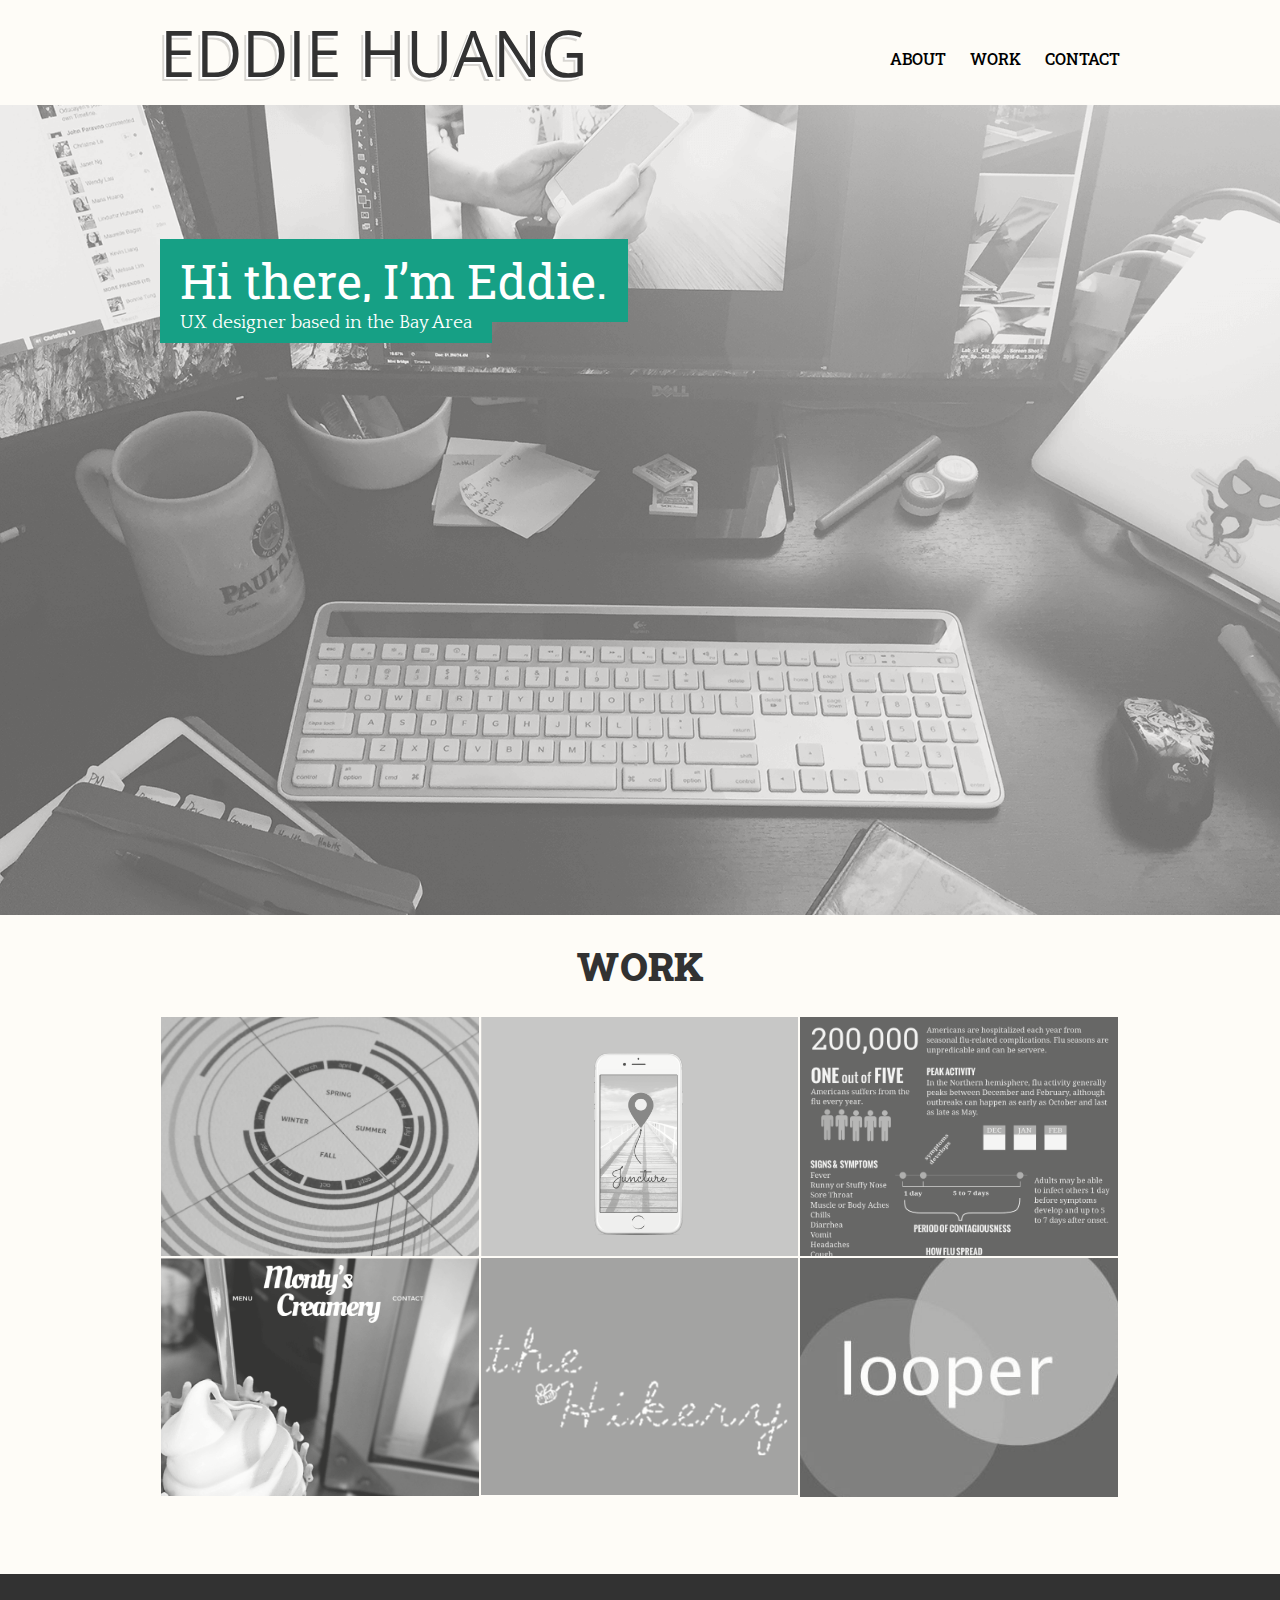
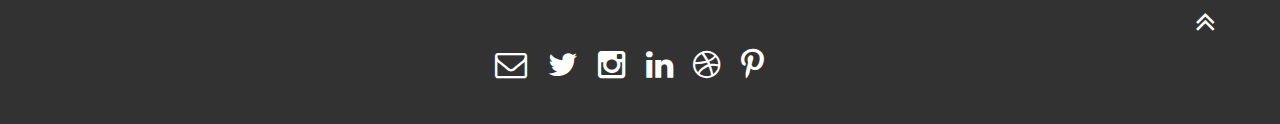
<file: index.html>
<!DOCTYPE html>
<html>

<head>
    <title>Eddie Huang</title>
    <!-- favicon -->
    <link rel="icon" type="img/png" href="img/favicon-32x32.png" sizes="32x32" />
    <!-- metas -->
    <meta charset="utf-8">
    <meta content="IE=edge,chrome=1" http-equiv="X-UA-Compatible">
    <meta content="Eddie Huang" name="author">
    <meta content="Eddie Huang's Portfolio Site" name="description">
    <!-- mobile specific metas -->
    <meta content="width=device-width, inital-scale=1" name="viewport">
    <!-- css -->
    <link href="css/normalize.css" rel="stylesheet">
    <link href="css/style.css" rel="stylesheet">
    <link href="css/animate.css" rel="stylesheet">
    <link href="css/font-awesome.css" rel="stylesheet">

    <!-- font -->
    <link href='https://fonts.googleapis.com/css?family=Open+Sans+Condensed:700|Fjalla+One|Roboto+Slab|Quattrocento' rel='stylesheet' type='text/css'>
    <!-- script -->
    <script src="https://ajax.googleapis.com/ajax/libs/jquery/2.1.3/jquery.min.js"></script>
    <script>
  (function(i,s,o,g,r,a,m){i['GoogleAnalyticsObject']=r;i[r]=i[r]||function(){
  (i[r].q=i[r].q||[]).push(arguments)},i[r].l=1*new Date();a=s.createElement(o),
  m=s.getElementsByTagName(o)[0];a.async=1;a.src=g;m.parentNode.insertBefore(a,m)
  })(window,document,'script','//www.google-analytics.com/analytics.js','ga');
  ga('create', 'UA-70027333-1', 'auto');
  ga('send', 'pageview');
  </script>
</head>

<body>
    <div class="container">
        <a href="index.html"><header id="top">
            Eddie Huang
        </header> </a>

        <nav id="regular">
            <ul>
                <li><a href="about.html">ABOUT</a></li>
                <li><a href="#work">WORK</a></li>
                <li><a href="#contact">CONTACT</a></li>
            </ul>
        </nav>
   
        <nav>
            <i id="hamburger" class="fa fa-bars fa-2x">
            </i>
        </nav>

    </div>

    
        <section id="rmenu">
            <div class="container">
            <ul>
                <li><a href="about.html">ABOUT</a></li>
                <li><a href="#work">WORK</a></li>
                <li><a href="#contact">CONTACT</a></li>
            </ul>
           </div>

         </section>
        <section id="intro">
        <div class="container">
            <h1> <span class="highlight"> Hi there, I&rsquo;m Eddie. </span></h1>
            <h3> <span class="highlight"> UX designer based in the Bay Area</span></h3>
        </div>
        </section>

    <div class="container">


        <section id="work" class="animated fadeIn" >
            <h1> work</h1>

           <div class="row clearfix">
                <div class="column third">
                    <a href="seasons.html">
                    <article class="caption">
                    <img class="caption__media" src="img/seasonalfruits.png">
                    <div class="caption__overlay">
            <h2 class="caption__overlay__title">Seasonal Fruits</h2>
            <p class="caption__overlay__content">
                A quick infographic that tells you which fruits are in season. 
            </p>
        </div> <!-- end of caption overlay -->
                </article>
            </a>
                </div> <!-- end of column third -->

                <div class="column third">
                    <a href="juncture.html">
                    <article class="caption">
                    <img class="caption__media" src="img/juncturesq.png">
                    <div class="caption__overlay">
            <h2 class="caption__overlay__title">Juncture</h2>
            <p class="caption__overlay__content">
                An app for planning get-togethers.
            </p>
        </div> <!-- end of caption overlay -->
                </article>
            </a>
                </div> <!-- end of column third -->

                <div class="column third">
                    <a href="flu.html">
                    <article class="caption">
                    <img class="caption__media" src="img/seasonalflusquare.png">
                    <div class="caption__overlay">
            <h2 class="caption__overlay__title">Seasonal Flu</h2>
            <p class="caption__overlay__content">
                An infographic about the seasonal flu.
            </p>
        </div> <!-- end of caption overlay -->
                </article>
            </a>
                </div> <!-- end of column third -->
            </div> <!-- end of row -->


            <div class="row clearfix">

                <div class="column third">
                    <a href="icecream.html">
                    <article class="caption">
                    <img class="caption__media" src="img/montyssq.png">
                    <div class="caption__overlay">
            <h2 class="caption__overlay__title">Monty&rsquo;s</h2>
            <p class="caption__overlay__content">
                A responsive website of a theoretical ice cream shop that I made.
            </p>
        </div> <!-- end of caption overlay -->
                </article> </a>
                </div> <!-- end of column third -->


                  <div class="column third">
                    <article class="caption">
                    <a href="hikery.html">
                    <img class="caption__media" src="img/hikery.png">
                    <div class="caption__overlay">
            <h2 class="caption__overlay__title">Hikery</h2>
            <p class="caption__overlay__content">
               Needs and Usability Assessment graduate-level course project for client The Hikery.


            </p>
        </div> <!-- end of caption overlay -->
                </article> </a>
                </div> <!-- end of column third -->

                

 <div id="looper"class="column third">
                        <a href="looper.html">

                    <article class="caption">
                    <img class="caption__media" src="img/loopersquare.png">
                    <div class="caption__overlay">
            <h2 class="caption__overlay__title">Looper</h2>
            <p class="caption__overlay__content">
               A Web app that reveals your grandparents' past in real-time.
            </p>
        </div> <!-- end of caption overlay -->
                </article> </a>

                </div> <!-- end of column third -->
            </div> <!-- end of row -->
        </section>
    </div> <!-- end of container -->

    <footer id="contact">

    <a href="#top"> <i id="arrow" class="fa fa-angle-double-up  fa-2x"></i></a>

        <p>
        <a href="mailto:ed.huang.91@gmail.com" target="_blank"><i class="fa fa-envelope-o fa-2x"></i></a>
        <a href="https://twitter.com/picante5000" target="_blank"><i class="fa fa-twitter fa-2x"></i></a>
        <a href="https://instagram.com/edhuang/" target="_blank"><i class="fa fa-instagram fa-2x"></i></a>
        <a href="https://www.linkedin.com/pub/eddie-huang/21/ab6/410" target="_blank"><i class="fa fa-linkedin fa-2x"></i></a>
        <a href="https://dribbble.com/edhuang" target="_blank"><i class="fa fa-dribbble fa-2x"></i></a>
        <a href="https://www.pinterest.com/edhuang91/" target="_blank"><i class="fa fa-pinterest-p fa-2x"></i> </a>
        </p>
    </footer>

    <!-- more scripts -->
  

    <script>
  $(document).ready(function(){
    $('a[href^="#"]').on('click',function (e) {
        e.preventDefault();

        var target = this.hash;
        var $target = $(target);

        $('html, body').stop().animate({
            'scrollTop': $target.offset().top
        }, 1000, 'swing', function () {
            pushState('', document.title, target);
        });
    });
});

    </script> 

    <script>
    $('#hamburger').click(function(){
   $('#rmenu').fadeToggle(700);
});
    </script> 


<script>
$(window).resize(function() {
    if($(window).width() > 780) // or 768
        $('#rmenu').hide();
});

</script>



</body>

</html>
</file>
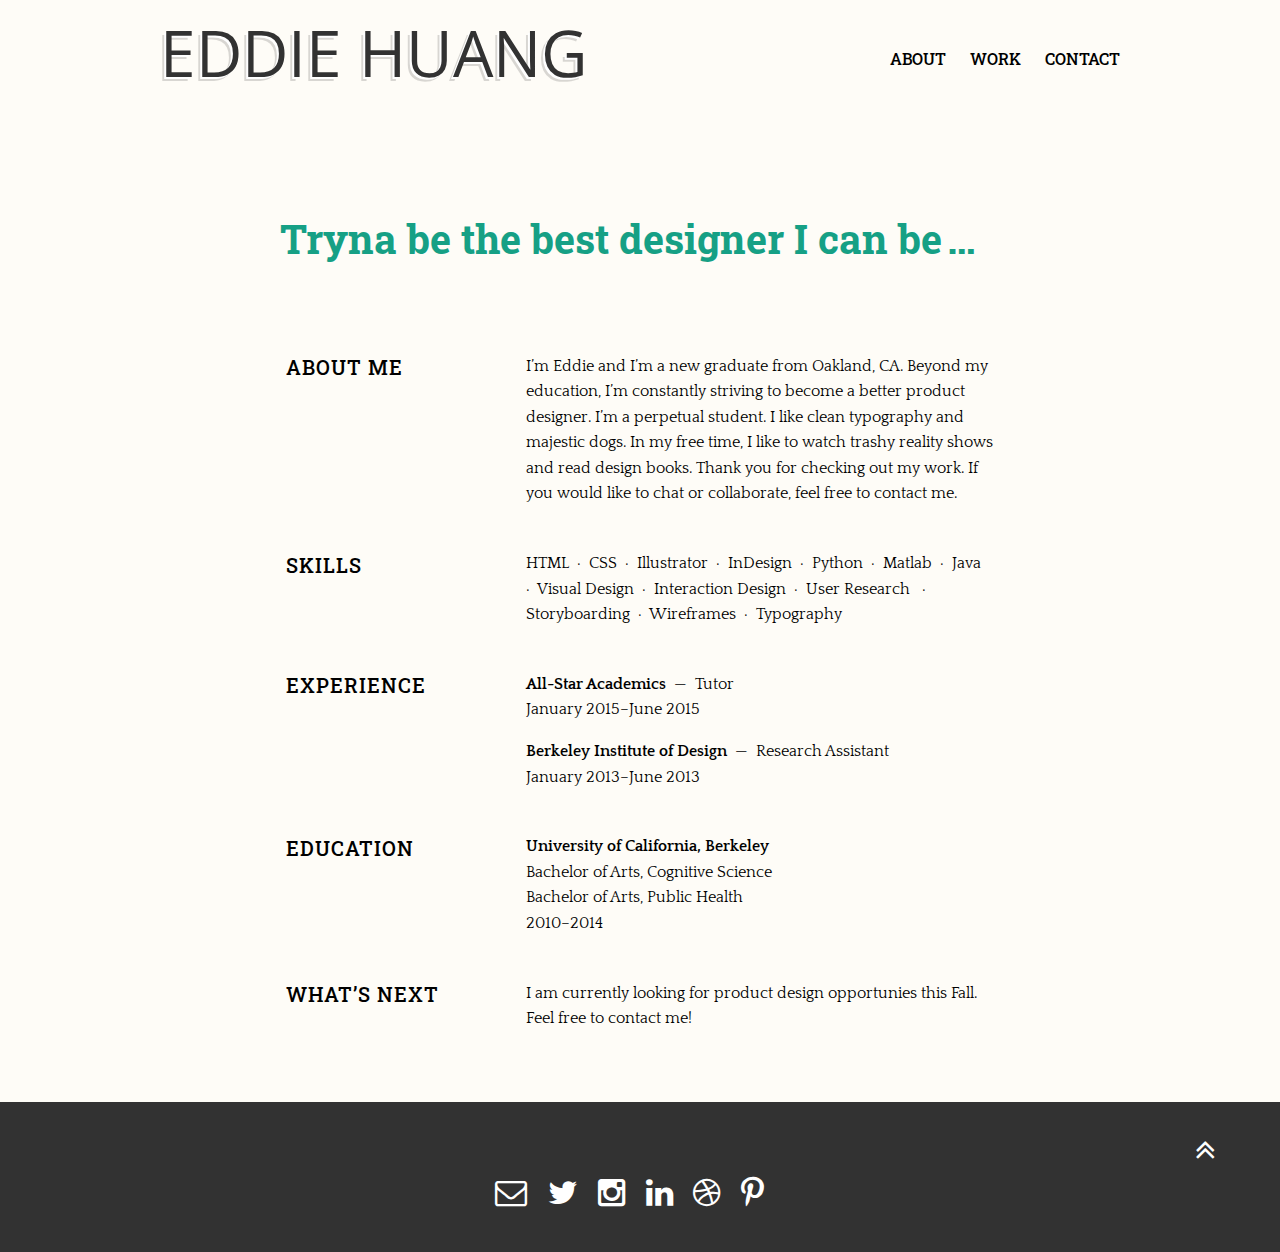
<file: about.html>
<!DOCTYPE html>
<html>

<head>
    <title>About</title>
    <!-- favicon -->
    <link rel="icon" type="img/png" href="img/favicon-32x32.png" sizes="32x32" />
    <!-- metas -->
    <meta charset="utf-8">
    <meta content="IE=edge,chrome=1" http-equiv="X-UA-Compatible">
    <meta content="Eddie Huang" name="author">
    <meta content="Eddie Huang's Portfolio Site" name="description">
    <!-- mobile specific metas -->
    <meta content="width=device-width, inital-scale=1" name="viewport">
    <!-- css -->
    <link href="css/normalize.css" rel="stylesheet">
    <link href="css/style.css" rel="stylesheet">
    <link href="css/animate.css" rel="stylesheet">
    <link href="css/font-awesome.css" rel="stylesheet">

    <!-- font -->
    <link href='http://fonts.googleapis.com/css?family=Open+Sans+Condensed:700%7CPoppins%7CRoboto+Slab%7CQuattrocento' rel='stylesheet' type='text/css'>
    <!-- script -->
    <script src="https://ajax.googleapis.com/ajax/libs/jquery/2.1.3/jquery.min.js"></script>

</head>

<body>
    <div class="container">
        <a href="index.html"><header id="top">
            Eddie Huang
        </header> </a>

        <nav id="regular">
            <ul>
                <li><a href="about.html">ABOUT</a></li>
                <li><a href="index.html#work">WORK</a></li>
                <li><a href="#contact">CONTACT</a></li>
            </ul>
        </nav>
   
        <nav class="target">
            <i id="hamburger" class="fa fa-bars fa-2x">
            </i>
        </nav>

    </div>
        <section id="rmenu">
            <div class="container">
            <ul>
                <li><a href="about.html">ABOUT</a></li>
                <li><a href="index.html#work">WORK</a></li>
                <li><a href="#contact">CONTACT</a></li>
            </ul>
           </div>
         </section>

    <div class="container">
        <section class="about">
            <div class="aboutcontainer">
            <h1 id="headtagline"> Tryna be the best designer I can be&#8239;&hellip;   </h1>
        </div>
        </section>
    </div> <!-- container --> 

    <div class="container">
        <div class="aboutcontainer animated fadeIn">
        <section>
            <div class="row clearfix">
                <div class="column third">
                    <h2 class="aboutpageheadings"> ABOUT ME </h2>
                </div> <!-- end of column third -->
                <div class="column two-thirds">
                    <p> I&rsquo;m Eddie and I&rsquo;m a new graduate from Oakland, CA. Beyond my education, I&rsquo;m constantly striving to become a better product designer.
                    I&rsquo;m a perpetual student. I like clean typography and majestic dogs. In my free time, I like to watch trashy reality shows and read design books. Thank you for checking out my work. If you would like to chat or collaborate, feel free to contact me.  </p>

                </div> <!-- end of 2/3s -->
            </div> <!-- end of row -->

             <div class="row clearfix">
                <div class="column third">
                    <h2 class="aboutpageheadings"> Skills </h2>
                </div> <!-- end of column third -->
                <div class="column two-thirds">
                    <p> HTML&ensp;&#183;&ensp;CSS&ensp;&#183;&ensp;Illustrator&ensp;&#183;&ensp;InDesign&ensp;&#183;&ensp;Python&ensp;&#183;&ensp;Matlab&ensp;&#183;&ensp;Java &ensp;&#183;&ensp;Visual Design&ensp;&#183;&ensp;Interaction Design&ensp;&#183;&ensp;User Research &ensp;&#183;&ensp; Storyboarding&ensp;&#183;&ensp;Wireframes&ensp;&#183;&ensp;Typography</p>

                </div> <!-- end of 3/4 -->
            </div> <!-- end of row -->

            <div class="row clearfix">
                <div class="column third">
                    <h2 class="aboutpageheadings"> Experience </h2>
                </div> <!-- end of column third -->
                <div class="column two-thirds">
                    <p> <strong>All-Star Academics</strong>&ensp;&mdash;&ensp;Tutor<br>
                        January 2015&ndash;June 2015 <br>
                     </p> 
                     <p>

                        <strong>Berkeley Institute of Design</strong>&ensp;&mdash;&ensp;Research Assistant<br>
                        January 2013&ndash;June 2013 <br>
                    </p>
                   
                </div> <!-- end of 3/4 -->
            </div> <!-- end of row -->


             <div class="row clearfix">
                <div class="column third">
                    <h2 class="aboutpageheadings"> Education </h2>
                </div> <!-- end of column third -->
                <div class="column two-thirds">
                    <p><strong> University of California, Berkeley </strong><br>
                        Bachelor of Arts, Cognitive Science <br>
                        Bachelor of Arts, Public Health <br>
                        2010&ndash;2014

                    </p> 

                </div> <!-- end of 3/4 -->
            </div> <!-- end of row -->

            <div class="row clearfix">
                <div class="column third">
                    <h2 class="aboutpageheadings">What&rsquo;s Next </h2>
                </div> <!-- end of column third -->
                <div class="column two-thirds">
                    <p id="nextadventure"> I am currently looking for product design opportunies this Fall. Feel free to contact me!</p>

                </div> <!-- end of 3/4 -->
            </div> <!-- end of row -->
        </section>
     </div> <!-- end of about container -->
    </div> <!-- end of container -->


    <footer id="contact">

    <a href="#top"> <i id="arrow" class="fa fa-angle-double-up  fa-2x"></i></a>

        <p>
        <a href="mailto:ed.huang.91@gmail.com" target="_blank"><i class="fa fa-envelope-o fa-2x"></i></a>
        <a href="https://twitter.com/picante5000" target="_blank"><i class="fa fa-twitter fa-2x"></i></a>
        <a href="https://instagram.com/edhuang/" target="_blank"><i class="fa fa-instagram fa-2x"></i></a>
        <a href="https://www.linkedin.com/pub/eddie-huang/21/ab6/410" target="_blank"><i class="fa fa-linkedin fa-2x"></i></a>
        <a href="https://dribbble.com/edhuang" target="_blank"><i class="fa fa-dribbble fa-2x"></i></a>
        <a href="https://www.pinterest.com/edhuang91/" target="_blank"><i class="fa fa-pinterest-p fa-2x"></i> </a>
        </p>
    </footer>


    <!-- more scripts -->
  
    <script>
  $(document).ready(function(){
    $('a[href^="#"]').on('click',function (e) {
        e.preventDefault();

        var target = this.hash;
        var $target = $(target);

        $('html, body').stop().animate({
            'scrollTop': $target.offset().top
        }, 1000, 'swing', function () {
            pushState('', document.title, target);
        });
    });
});

    </script> 

      </script> 

    <script>
    $('#hamburger').click(function(){
   $('#rmenu').fadeToggle(700);
});
    </script> 

<script>
$(window).resize(function() {
    if($(window).width() > 480) // or 768
        $('#rmenu').hide();
});

</script>

</body>

</html>
</file>
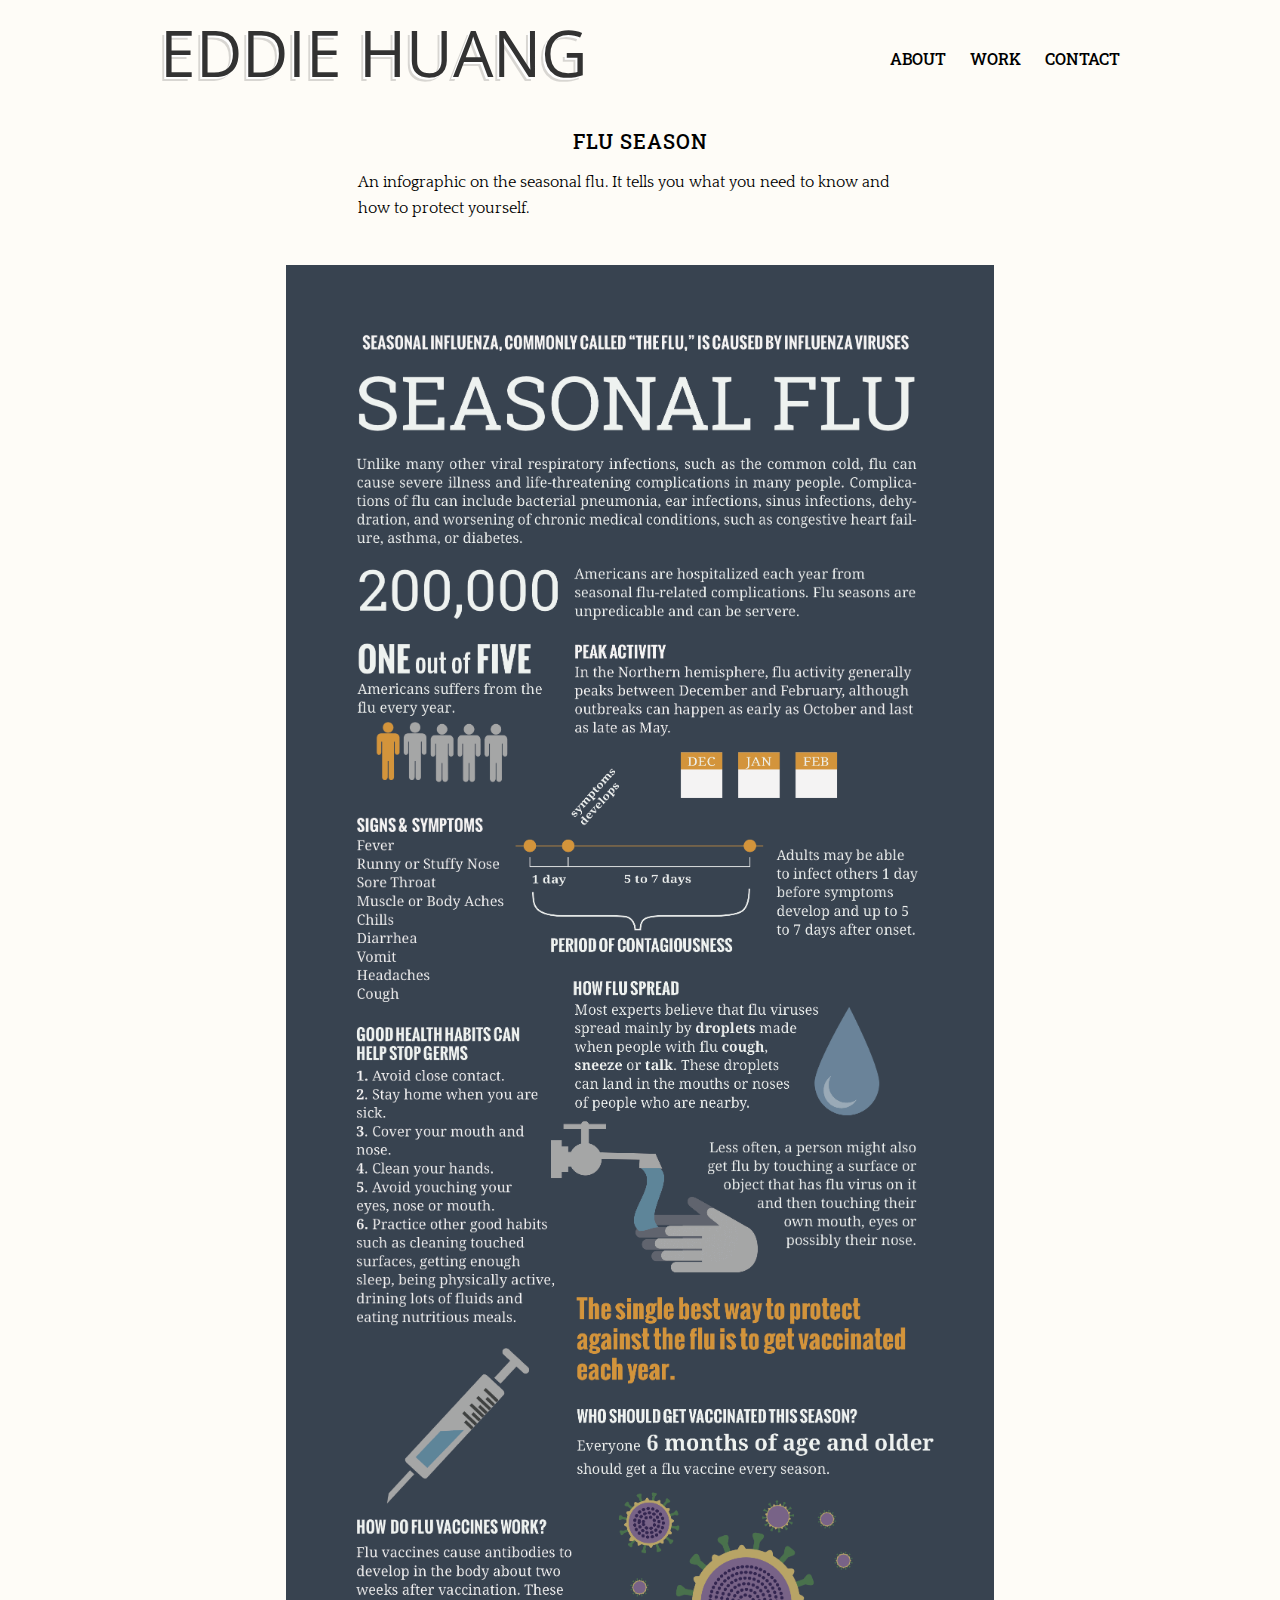
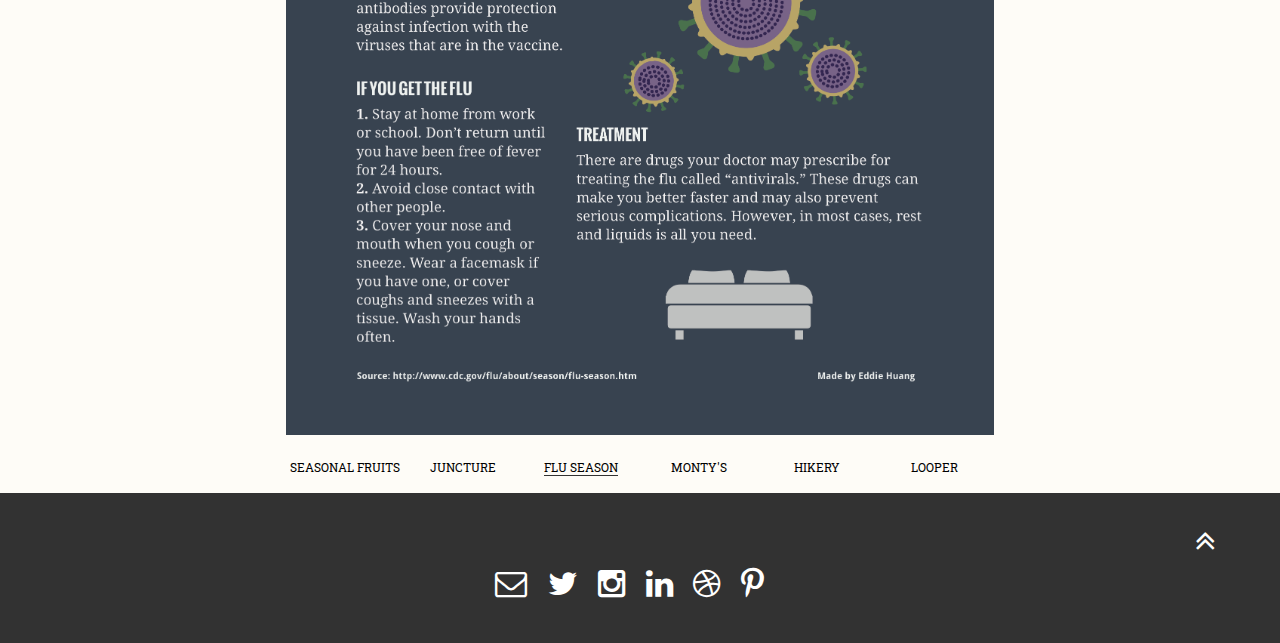
<file: flu.html>
<!DOCTYPE html>
<html>
<head>
    <title>Flu Season</title>

    <!-- favicon -->
    <link rel="icon" type="img/png" href="img/favicon-32x32.png" sizes="32x32" />
    <!-- metas -->
    <meta charset="utf-8">
    <meta content="IE=edge,chrome=1" http-equiv="X-UA-Compatible">
    <meta content="Eddie Huang" name="author">
    <meta content="Eddie Huang's Portfolio Site" name="description">
    <!-- mobile specific metas -->
    <meta content="width=device-width, inital-scale=1" name="viewport">
    <!-- css -->
    <link href="css/normalize.css" rel="stylesheet">
    <link href="css/style.css" rel="stylesheet">
    <link href="css/animate.css" rel="stylesheet">
    <link href="css/font-awesome.css" rel="stylesheet">

    <!-- font -->
    <link href='http://fonts.googleapis.com/css?family=Open+Sans+Condensed:700%7CPoppins%7CRoboto+Slab%7CQuattrocento' rel='stylesheet' type='text/css'>
    <!-- script -->
    <script src="https://ajax.googleapis.com/ajax/libs/jquery/2.1.3/jquery.min.js"></script>

</head>

<body>
    <div class="container">
        <a href="index.html"><header id="top">
            Eddie Huang
        </header> </a>

        <nav id="regular">
            <ul>
                <li><a href="about.html">ABOUT</a></li>
                <li><a href="index.html#work">WORK</a></li>
                <li><a href="#contact">CONTACT</a></li>
            </ul>
        </nav>
   
        <nav class="target">
            <i id="hamburger" class="fa fa-bars fa-2x">
            </i>
        </nav>

    </div>
        <section id="rmenu">
            <div class="container">
            <ul>
                <li><a href="about.html">ABOUT</a></li>
                <li><a href="index.html#work">WORK</a></li>
                <li><a href="#contact">CONTACT</a></li>
            </ul>
           </div>
         </section>





    <div class="container">
        <div class="aboutcontainer animated fadeIn">
        <section class="workdescription">
        <div class="aboutdescriptioncontainer">


            <div class="row clearfix">
            <div class="column full">
                                    <h2> Flu Season </h2>

                    <p> An infographic on the seasonal flu. It tells you what you need to know and how to protect yourself. 
                    </p>

                    <div class="center">

                </div>
                </div> <!-- end of full for description -->
            </div> <!-- end of row -->
        </div> <!-- aboutdescriptioncontainer -->
        </section> <!-- end of work section -->
     </div> <!-- end of about for fades container .. why did I use a container..? -->
    </div> <!-- end of container -->



    <section class="aboutcontainer animated fadeIn">
        <div class="row clearfix">
            <div class="column full">
                <img src="img/seasonalflu.png">
            </div> <!-- end of column full -->
        </div> <!-- end of row --> 

    </section> 

    <section class="projectnav">
        <div class="aboutcontainer">
        <div class="row clearfix">
            <div class="column full">
            <ul>
                <li> <a href="seasons.html">Seasonal Fruits</a> </li>
                <li> <a href="juncture.html">Juncture</a> </li>                
                <li> <a class="active" href="flu.html">Flu Season</a> </li>
                <li> <a href="icecream.html">Monty's</a> </li>
                <li> <a href="hikery.html">Hikery</a> </li>
                <li> <a href="looper.html">Looper</a> </li>
            </ul>
            </div>
    </div> <!-- end of row -->
</div> <!-- end of aboutcontainer -->
    </section>


    <footer id="contact">

    <a href="#top"> <i id="arrow" class="fa fa-angle-double-up  fa-2x"></i></a>

        <p>
        <a href="mailto:ed.huang.91@gmail.com" target="_blank"><i class="fa fa-envelope-o fa-2x"></i></a>
        <a href="https://twitter.com/picante5000" target="_blank"><i class="fa fa-twitter fa-2x"></i></a>
        <a href="https://instagram.com/edhuang/" target="_blank"><i class="fa fa-instagram fa-2x"></i></a>
        <a href="https://www.linkedin.com/pub/eddie-huang/21/ab6/410" target="_blank"><i class="fa fa-linkedin fa-2x"></i></a>
        <a href="https://dribbble.com/edhuang" target="_blank"><i class="fa fa-dribbble fa-2x"></i></a>
        <a href="https://www.pinterest.com/edhuang91/" target="_blank"><i class="fa fa-pinterest-p fa-2x"></i> </a>
        </p>
    </footer>


    <!-- more scripts -->
  

    <script>
  $(document).ready(function(){
    $('a[href^="#"]').on('click',function (e) {
        e.preventDefault();

        var target = this.hash;
        var $target = $(target);

        $('html, body').stop().animate({
            'scrollTop': $target.offset().top
        }, 1000, 'swing', function () {
            pushState('', document.title, target);
        });
    });
});

    </script> 

      </script> 

    <script>
    $('#hamburger').click(function(){
   $('#rmenu').fadeToggle(700);
});
    </script> 

<script>
$(window).resize(function() {
    if($(window).width() > 480) // or 768
        $('#rmenu').hide();
});

</script>

</body>

</html>
</file>
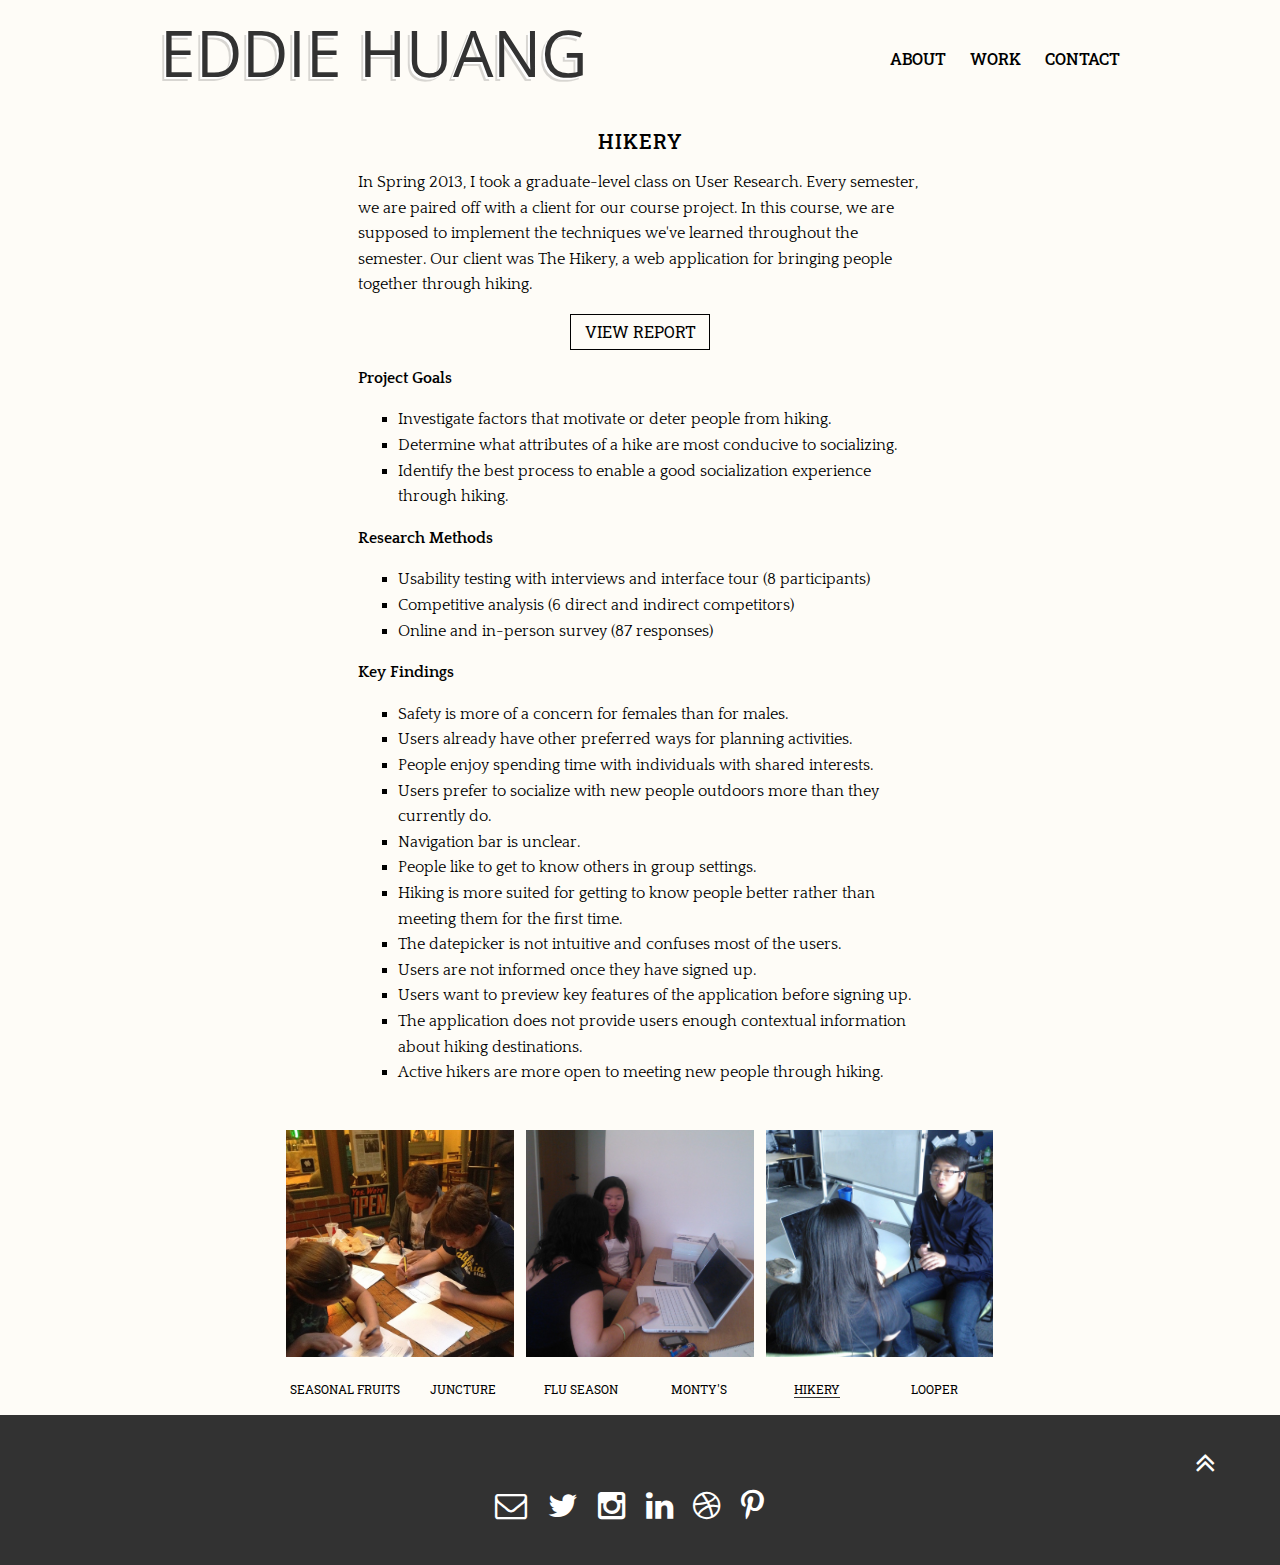
<file: hikery.html>
<!DOCTYPE html>
<html>
<head>
    <title>Hikery</title>
    <!-- favicon -->
    <link rel="icon" type="img/png" href="img/favicon-32x32.png" sizes="32x32" />
    <!-- metas -->
    <meta charset="utf-8">
    <meta content="IE=edge,chrome=1" http-equiv="X-UA-Compatible">
    <meta content="Eddie Huang" name="author">
    <meta content="Eddie Huang's Portfolio Site" name="description">
    <!-- mobile specific metas -->
    <meta content="width=device-width, inital-scale=1" name="viewport">
    <!-- css -->
    <link href="css/normalize.css" rel="stylesheet">
    <link href="css/style.css" rel="stylesheet">
    <link href="css/animate.css" rel="stylesheet">
    <link href="css/font-awesome.css" rel="stylesheet">

    <!-- font -->
    <link href='http://fonts.googleapis.com/css?family=Open+Sans+Condensed:700%7CPoppins%7CRoboto+Slab%7CQuattrocento' rel='stylesheet' type='text/css'>
    <!-- script -->
    <script src="https://ajax.googleapis.com/ajax/libs/jquery/2.1.3/jquery.min.js"></script>

</head>

<body>
    <div class="container">
        <a href="index.html"><header id="top">
            Eddie Huang
        </header> </a>

        <nav id="regular">
            <ul>
                <li><a href="about.html">ABOUT</a></li>
                <li><a href="index.html#work">WORK</a></li>
                <li><a href="#contact">CONTACT</a></li>
            </ul>
        </nav>
   
        <nav class="target">
            <i id="hamburger" class="fa fa-bars fa-2x">
            </i>
        </nav>

    </div>
        <section id="rmenu">
            <div class="container">
            <ul>
                <li><a href="about.html">ABOUT</a></li>
                <li><a href="index.html#work">WORK</a></li>
                <li><a href="#contact">CONTACT</a></li>
            </ul>
           </div>
         </section>

    <div class="container">
        <div class="aboutcontainer animated fadeIn">
        <section class="workdescription">
        <div class="aboutdescriptioncontainer">


            <div class="row clearfix">
            <div class="column full">
                                    <h2> Hikery</h2>

                    <p> In Spring 2013, I took a graduate-level class on User Research. Every semester, we are paired off with a client for our course project. In this course, we are supposed to implement the techniques we've learned throughout the semester. Our client was The Hikery, a web application for bringing people together through hiking. 
                        <div class="center">

                    <a href="http://uploads.amyfu.me/i214/" target="_blank" class="button"> View Report </a>
                </div>
                    </p>

                    <p>  <strong> Project Goals </strong> </p>
                    <p>  <ul class="hikerylist">
  <li>Investigate factors that motivate or deter people from hiking.</li>
  <li>Determine what attributes of a hike are most conducive to socializing.</li>
  <li>Identify the best process to enable a good socialization experience through hiking.</li>
</ul>                    </p>




                    <p>  <strong> Research Methods </strong> </p>
                    <p>  <ul class="hikerylist">
  <li>Usability testing with interviews and interface tour (8 participants)</li>
  <li>Competitive analysis (6 direct and indirect competitors)</li>
  <li>Online and in-person survey (87 responses)</li>
</ul>
                    </p>



                    <p>  <strong> Key Findings   </strong> </p>
                    <p>  <ul class="hikerylist">
  <li>Safety is more of a concern for females than for males.</li>
  <li>Users already have other preferred ways for planning activities.</li>
  <li>People enjoy spending time with individuals with shared interests.</li>
  <li>Users prefer to socialize with new people outdoors more than they currently do.</li>
  <li>Navigation bar is unclear. </li>
  <li> People like to get to know others in group settings. </li>
  <li> Hiking is more suited for getting to know people better rather than meeting them for the first time. </li>
  <li> The datepicker is not intuitive and confuses most of the users. </li>
  <li> Users are not informed once they have signed up. </li>
  <li> Users want to preview key features of the application before signing up. </li>
  <li> The application does not provide users enough contextual information about hiking destinations. </li>
  <li> Active hikers are more open to meeting new people through hiking. </li>
</ul>
                    </p>
                   


                </div> <!-- end of full for description -->
            </div> <!-- end of row -->
        </div> <!-- aboutdescriptioncontainer -->
        </section> <!-- end of work section -->
     </div> <!-- end of about for fades container .. why did I use a container..? -->
    </div> <!-- end of container -->

    <section class="aboutcontainer animated fadeIn">
        <div class="row clearfix">
            <div class="column third hikepics">
                <img src="img/survey.jpg">
            </div> <!-- end of column full -->

            <div class="column third hikepics">
                <img src="img/usability1.jpg">
            </div> <!-- end of column full -->

            <div class="column third hikepics">
                <img src="img/usability2.jpg">
            </div> <!-- end of column full -->
        </div> <!-- end of row --> 
    </section> 

    <section class="projectnav">
        <div class="aboutcontainer">
        <div class="row clearfix">
            <div class="column full">
            <ul>
                <li> <a href="seasons.html">Seasonal Fruits</a> </li>
                <li> <a href="juncture.html">Juncture</a> </li>                
                <li> <a href="flu.html">Flu Season</a> </li>
                <li> <a href="icecream.html">Monty's</a> </li>
                <li> <a class="active" href="hikery.html">Hikery</a> </li>
                <li> <a href="looper.html">Looper</a> </li>
            </ul>
            </div>
    </div> <!-- end of row -->
</div> <!-- end of aboutcontainer -->
    </section>


    <footer id="contact">

    <a href="#top"> <i id="arrow" class="fa fa-angle-double-up  fa-2x"></i></a>

        <p>
        <a href="mailto:ed.huang.91@gmail.com" target="_blank"><i class="fa fa-envelope-o fa-2x"></i></a>
        <a href="https://twitter.com/picante5000" target="_blank"><i class="fa fa-twitter fa-2x"></i></a>
        <a href="https://instagram.com/edhuang/" target="_blank"><i class="fa fa-instagram fa-2x"></i></a>
        <a href="https://www.linkedin.com/pub/eddie-huang/21/ab6/410" target="_blank"><i class="fa fa-linkedin fa-2x"></i></a>
        <a href="https://dribbble.com/edhuang" target="_blank"><i class="fa fa-dribbble fa-2x"></i></a>
        <a href="https://www.pinterest.com/edhuang91/" target="_blank"><i class="fa fa-pinterest-p fa-2x"></i> </a>
        </p>
    </footer>


    <!-- more scripts -->
  

    <script>
  $(document).ready(function(){
    $('a[href^="#"]').on('click',function (e) {
        e.preventDefault();

        var target = this.hash;
        var $target = $(target);

        $('html, body').stop().animate({
            'scrollTop': $target.offset().top
        }, 1000, 'swing', function () {
            pushState('', document.title, target);
        });
    });
});

    </script> 

      </script> 

    <script>
    $('#hamburger').click(function(){
   $('#rmenu').fadeToggle(700);
});
    </script> 

<script>
$(window).resize(function() {
    if($(window).width() > 480) // or 768
        $('#rmenu').hide();
});

</script>

</body>

</html>
</file>
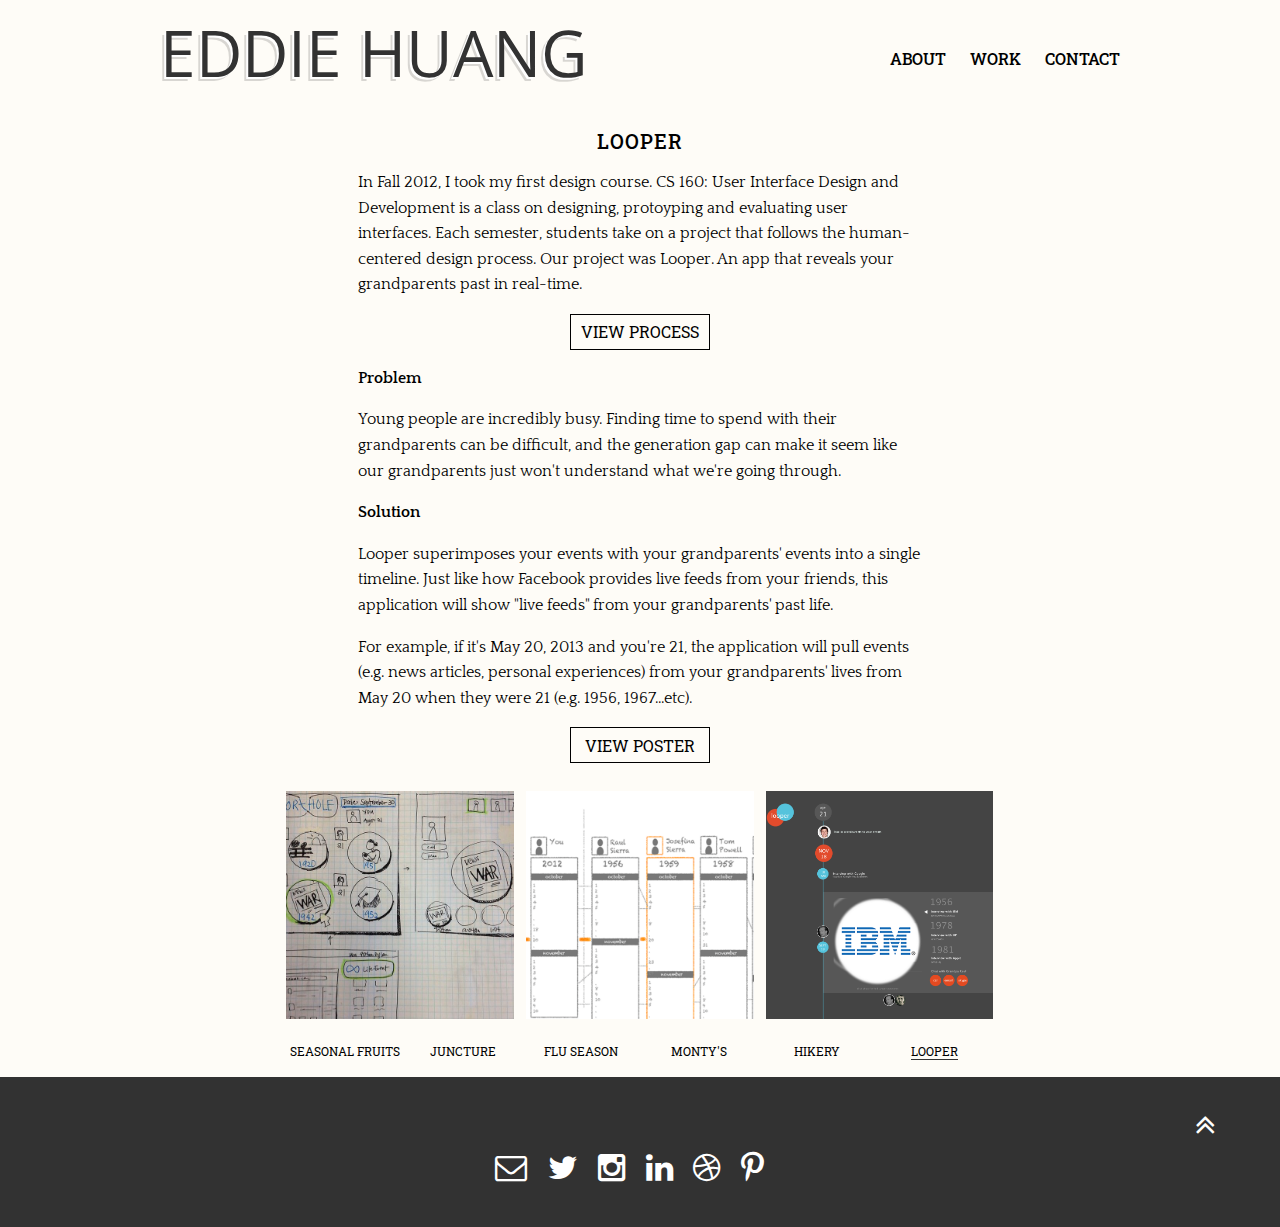
<file: looper.html>
<!DOCTYPE html>
<html>
<head>
    <title>Looper</title>
    <!-- favicon -->
    <link rel="icon" type="img/png" href="img/favicon-32x32.png" sizes="32x32" />
    <!-- metas -->
    <meta charset="utf-8">
    <meta content="IE=edge,chrome=1" http-equiv="X-UA-Compatible">
    <meta content="Eddie Huang" name="author">
    <meta content="Eddie Huang's Portfolio Site" name="description">
    <!-- mobile specific metas -->
    <meta content="width=device-width, inital-scale=1" name="viewport">
    <!-- css -->
    <link href="css/normalize.css" rel="stylesheet">
    <link href="css/style.css" rel="stylesheet">
    <link href="css/animate.css" rel="stylesheet">
    <link href="css/font-awesome.css" rel="stylesheet">

    <!-- font -->
    <link href='http://fonts.googleapis.com/css?family=Open+Sans+Condensed:700%7CPoppins%7CRoboto+Slab%7CQuattrocento' rel='stylesheet' type='text/css'>
    <!-- script -->
    <script src="https://ajax.googleapis.com/ajax/libs/jquery/2.1.3/jquery.min.js"></script>

</head>

<body>
    <div class="container">
        <a href="index.html"><header id="top">
            Eddie Huang
        </header> </a>

        <nav id="regular">
            <ul>
                <li><a href="about.html">ABOUT</a></li>
                <li><a href="index.html#work">WORK</a></li>
                <li><a href="#contact">CONTACT</a></li>
            </ul>
        </nav>
   
        <nav class="target">
            <i id="hamburger" class="fa fa-bars fa-2x">
            </i>
        </nav>

    </div>
        <section id="rmenu">
            <div class="container">
            <ul>
                <li><a href="about.html">ABOUT</a></li>
                <li><a href="index.html#work">WORK</a></li>
                <li><a href="#contact">CONTACT</a></li>
            </ul>
           </div>
         </section>

    <div class="container">
        <div class="aboutcontainer animated fadeIn">
        <section class="workdescription">
        <div class="aboutdescriptioncontainer">


            <div class="row clearfix">
            <div class="column full">
                                    <h2> Looper </h2>

                    <p> In Fall 2012, I took my first design course. CS 160: User Interface Design and Development is a class on designing, protoyping and evaluating user interfaces. Each semester, students take on a project that follows the human-centered design process. Our project was Looper. An app that reveals your grandparents past in real-time.
                    </p>

                    <div class="center">
                    <a href="http://bid.berkeley.edu/cs160-fall12/index.php/FinalPresentation-Group:2" target="_blank" class="button"> View Process </a>
                </div> 
                     



                    <p>  <strong> Problem </strong> </p>
                    <p>  Young people are incredibly busy. Finding time to spend with their grandparents can be difficult, and the generation gap can make it seem like our grandparents just won't understand what we're going through.
                    </p>



                    <p>  <strong> Solution </strong> </p>
                    <p> Looper superimposes your events with your grandparents' events into a single timeline. Just like how Facebook provides live feeds from your friends, this application will show "live feeds" from your grandparents' past life. </p>
                    <p>For example, if it's May 20, 2013 and you're 21, the application will pull events (e.g. news articles, personal experiences) from your grandparents' lives from May 20 when they were 21 (e.g. 1956, 1967...etc).
                    </p>


                   <div class="center">
                    <a href="http://bid.berkeley.edu/cs160-fall12/images/0/05/Final_poster_3.fw.pdf" target="_blank" class="button"> View Poster </a>
                </div>
                   


                </div> <!-- end of full for description -->
            </div> <!-- end of row -->
        </div> <!-- aboutdescriptioncontainer -->
        </section> <!-- end of work section -->
     </div> <!-- end of about for fades container .. why did I use a container..? -->
    </div> <!-- end of container -->

    <section class="aboutcontainer animated fadeIn">
        <div class="row clearfix">
            <div class="column third looperpics">
                <img src="img/sketch.jpg">
            </div> <!-- end of column full -->

            <div class="column third looperpics">
                <img src="img/lo.png">
            </div> <!-- end of column full -->

            <div class="column third looperpics">
                <img src="img/final.png">
            </div> <!-- end of column full -->
        </div> <!-- end of row --> 
    </section> 

    <section class="projectnav">
        <div class="aboutcontainer">
        <div class="row clearfix">
            <div class="column full">
            <ul>
                <li> <a href="seasons.html">Seasonal Fruits</a> </li>
                <li> <a href="juncture.html">Juncture</a> </li>                
                <li> <a href="flu.html">Flu Season</a> </li>
                <li> <a href="icecream.html">Monty's</a> </li>
                <li> <a href="hikery.html">Hikery</a> </li>
                <li> <a class="active" href="looper.html">Looper</a> </li>
            </ul>
            </div>
    </div> <!-- end of row -->
</div> <!-- end of aboutcontainer -->
    </section>


    <footer id="contact">

    <a href="#top"> <i id="arrow" class="fa fa-angle-double-up  fa-2x"></i></a>

        <p>
        <a href="mailto:ed.huang.91@gmail.com" target="_blank"><i class="fa fa-envelope-o fa-2x"></i></a>
        <a href="https://twitter.com/picante5000" target="_blank"><i class="fa fa-twitter fa-2x"></i></a>
        <a href="https://instagram.com/edhuang/" target="_blank"><i class="fa fa-instagram fa-2x"></i></a>
        <a href="https://www.linkedin.com/pub/eddie-huang/21/ab6/410" target="_blank"><i class="fa fa-linkedin fa-2x"></i></a>
        <a href="https://dribbble.com/edhuang" target="_blank"><i class="fa fa-dribbble fa-2x"></i></a>
        <a href="https://www.pinterest.com/edhuang91/" target="_blank"><i class="fa fa-pinterest-p fa-2x"></i> </a>
        </p>
    </footer>


    <!-- more scripts -->
  

    <script>
  $(document).ready(function(){
    $('a[href^="#"]').on('click',function (e) {
        e.preventDefault();

        var target = this.hash;
        var $target = $(target);

        $('html, body').stop().animate({
            'scrollTop': $target.offset().top
        }, 1000, 'swing', function () {
            pushState('', document.title, target);
        });
    });
});

    </script> 

      </script> 

    <script>
    $('#hamburger').click(function(){
   $('#rmenu').fadeToggle(700);
});
    </script> 

<script>
$(window).resize(function() {
    if($(window).width() > 480) // or 768
        $('#rmenu').hide();
});

</script>

</body>

</html>
</file>
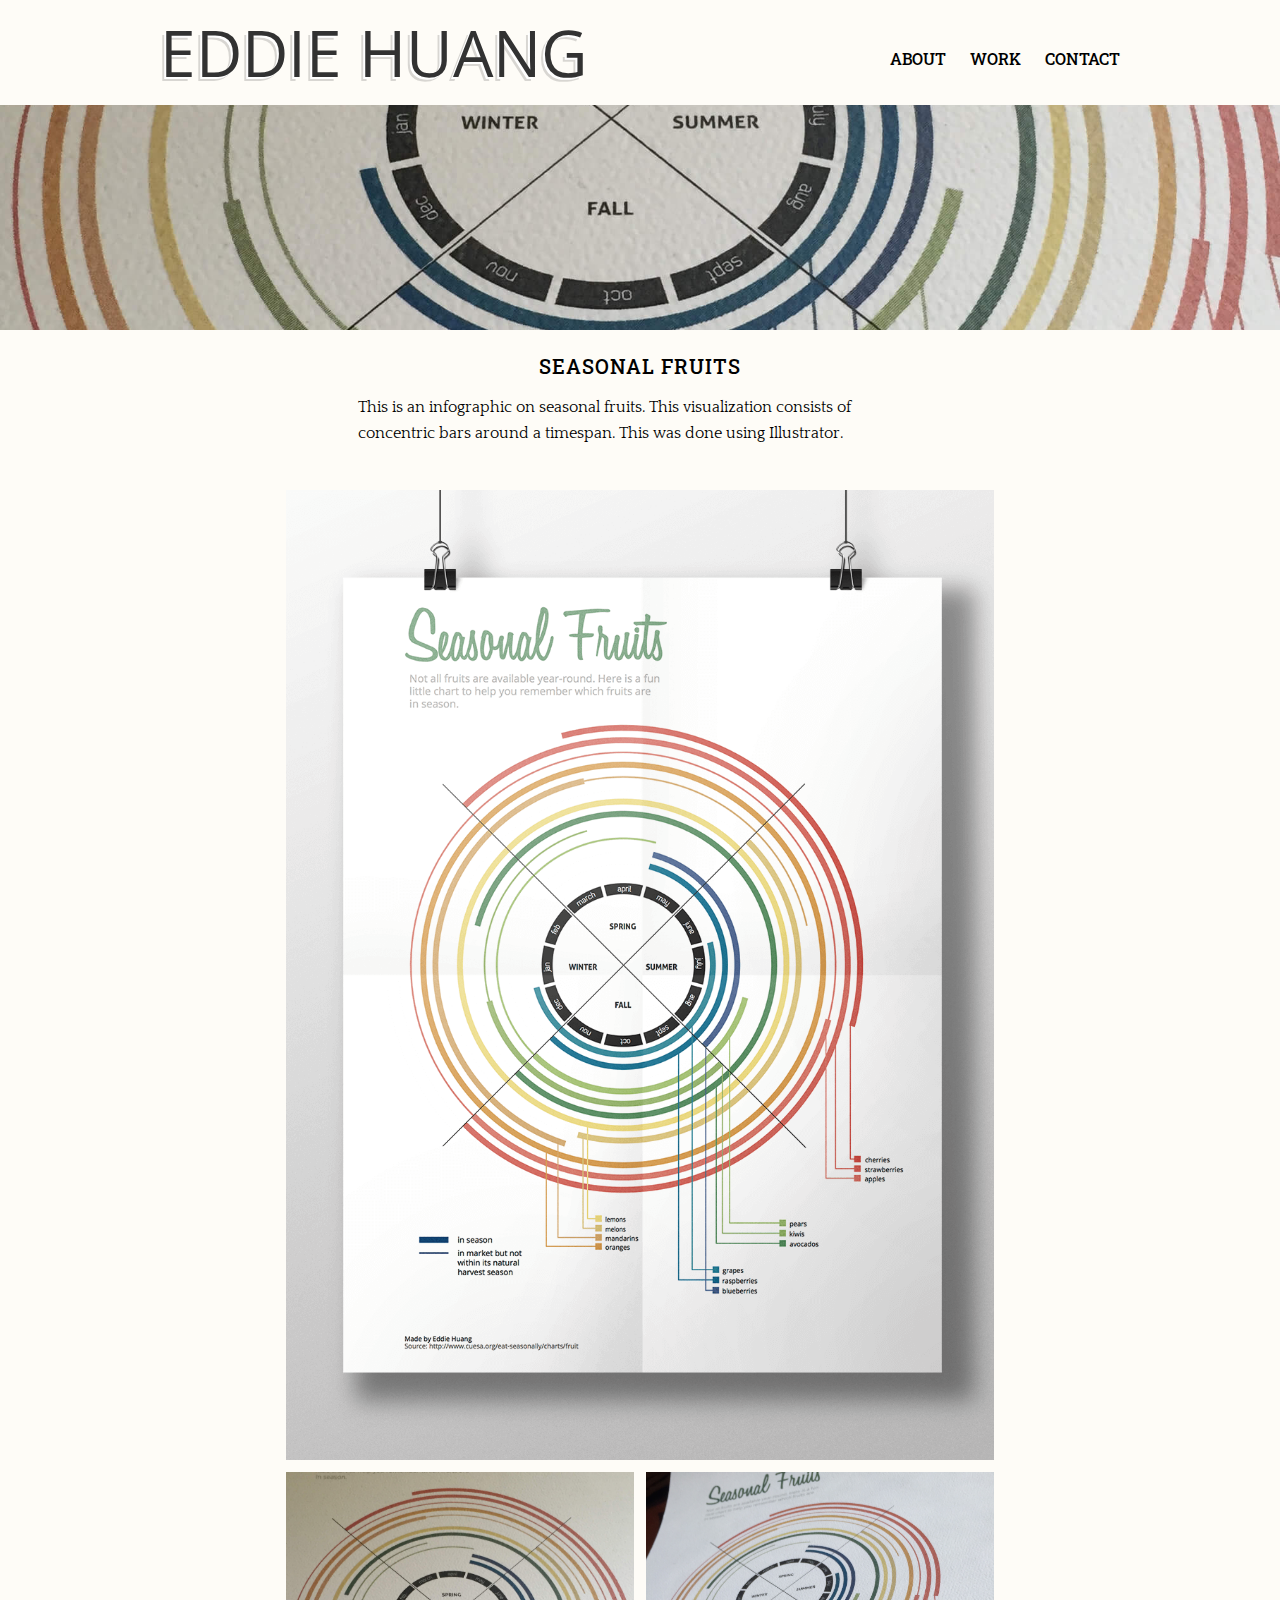
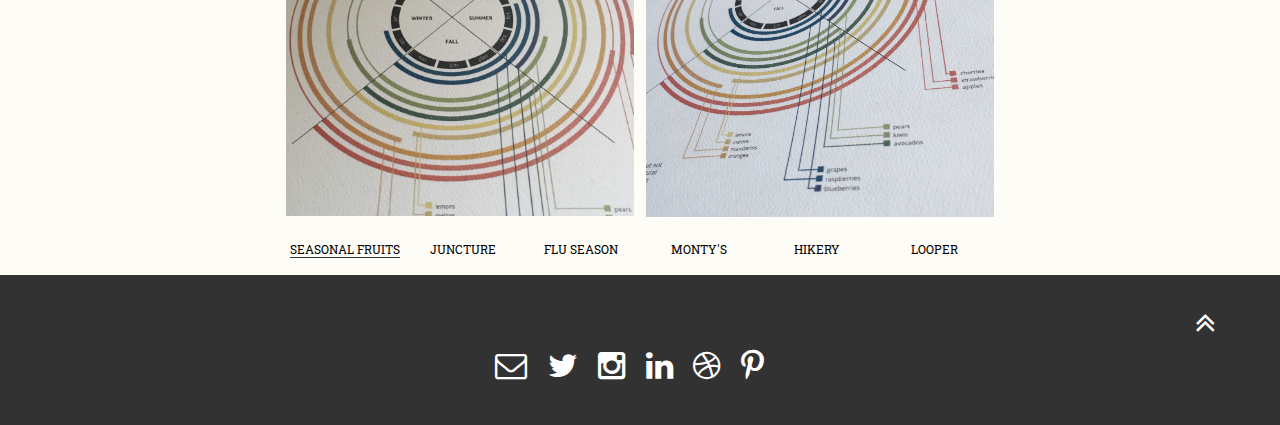
<file: seasons.html>
<!DOCTYPE html>
<html>
<head>
    <title>Seasonal Fruits</title>
    <!-- fav icon -->
    <link rel="icon" type="image/png" href="img/favicon-32x32.png" sizes="32x32" />
    <!-- metas -->
    <meta charset="utf-8">
    <meta content="IE=edge,chrome=1" http-equiv="X-UA-Compatible">
    <meta content="Eddie Huang" name="author">
    <meta content="Eddie Huang's Portfolio Site" name="description">
    <!-- mobile specific metas -->
    <meta content="width=device-width, inital-scale=1" name="viewport">
    <!-- css -->
    <link href="css/normalize.css" rel="stylesheet">
    <link href="css/style.css" rel="stylesheet">
    <link href="css/animate.css" rel="stylesheet">
    <link href="css/font-awesome.css" rel="stylesheet">

    <!-- font -->
    <link href='http://fonts.googleapis.com/css?family=Open+Sans+Condensed:700%7CPoppins%7CRoboto+Slab%7CQuattrocento' rel='stylesheet' type='text/css'>
    <!-- script -->
    <script src="https://ajax.googleapis.com/ajax/libs/jquery/2.1.3/jquery.min.js"></script>

</head>

<body>
    <div class="container">
        <a href="index.html"><header id="top">
            Eddie Huang
        </header> </a>

        <nav id="regular">
            <ul>
                <li><a href="about.html">ABOUT</a></li>
                <li><a href="index.html#work">WORK</a></li>
                <li><a href="#contact">CONTACT</a></li>
            </ul>
        </nav>
   
        <nav class="target">
            <i id="hamburger" class="fa fa-bars fa-2x">
            </i>
        </nav>

    </div>
        <section id="rmenu">
            <div class="container">
            <ul>
                <li><a href="about.html">ABOUT</a></li>
                <li><a href="index.html#work">WORK</a></li>
                <li><a href="#contact">CONTACT</a></li>
            </ul>
           </div>
         </section>


        <section class="aboutimages">
        </section>


    <div class="container">
        <div class="aboutcontainer animated fadeIn">
        <section class="workdescription">
        <div class="aboutdescriptioncontainer">

            <div class="row clearfix">
            <div class="column full">
             <h2> Seasonal Fruits</h2>
             <p> This is an infographic on seasonal fruits. This visualization consists of concentric bars around a timespan. This was done using Illustrator. </p>
                </div> <!-- end of full for description -->
            </div> <!-- end of row -->
        </div> <!-- aboutdescriptioncontainer -->
        </section> <!-- end of work section -->
     </div> <!-- end of about for fades container .. why did I use a container..? -->
    </div> <!-- end of container -->



    <section class="aboutcontainer animated fadeIn">
        <div class="row clearfix">
            <div class="column full">
                <img src="img/digital.png">
            </div> <!-- end of column full -->
        </div> <!-- end of row --> 

        <div class="row clearfix">
            <div class="column half">
                <img src="img/aboutseason.jpg">
            </div> <!-- end of column half -->

            <div class="column half">
                <img src="img/side.jpg">
            </div> <!-- end of column half -->

        </div> <!-- end of row --> 
    </section> 

    <section class="projectnav">
        <div class="aboutcontainer">
        <div class="row clearfix">
            <div class="column full">
            <ul>
                <li> <a class="active" href="seasons.html">Seasonal Fruits</a> </li>
                <li> <a href="juncture.html">Juncture</a> </li>                
                <li> <a href="flu.html">Flu Season</a> </li>
                <li> <a href="icecream.html">Monty's</a> </li>
                <li> <a href="hikery.html">Hikery</a> </li>
                <li> <a href="looper.html">Looper</a> </li>
            </ul>
            </div>
    </div> <!-- end of row -->
</div> <!-- end of aboutcontainer -->
    </section>


    <footer id="contact">

    <a href="#top"> <i id="arrow" class="fa fa-angle-double-up  fa-2x"></i></a>

        <p>
        <a href="mailto:ed.huang.91@gmail.com" target="_blank"><i class="fa fa-envelope-o fa-2x"></i></a>
        <a href="https://twitter.com/picante5000" target="_blank"><i class="fa fa-twitter fa-2x"></i></a>
        <a href="https://instagram.com/edhuang/" target="_blank"><i class="fa fa-instagram fa-2x"></i></a>
        <a href="https://www.linkedin.com/pub/eddie-huang/21/ab6/410" target="_blank"><i class="fa fa-linkedin fa-2x"></i></a>
        <a href="https://dribbble.com/edhuang" target="_blank"><i class="fa fa-dribbble fa-2x"></i></a>
        <a href="https://www.pinterest.com/edhuang91/" target="_blank"><i class="fa fa-pinterest-p fa-2x"></i> </a>
        </p>
    </footer>


    <!-- more scripts -->
  

    <script>
  $(document).ready(function(){
    $('a[href^="#"]').on('click',function (e) {
        e.preventDefault();

        var target = this.hash;
        var $target = $(target);

        $('html, body').stop().animate({
            'scrollTop': $target.offset().top
        }, 1000, 'swing', function () {
            pushState('', document.title, target);
        });
    });
});

    </script> 

      </script> 

    <script>
    $('#hamburger').click(function(){
   $('#rmenu').fadeToggle(700);
});
    </script> 

<script>
$(window).resize(function() {
    if($(window).width() > 480) // or 768
        $('#rmenu').hide();
});

</script>

</body>

</html>
</file>
<file: css/style.css>
/* Eddie Huang Port Stylesheet */
*,
*:before,
*:after {
    -moz-box-sizing: border-box;
    -webkit-box-sizing: border-box;
    box-sizing: border-box;
}
/* General CSS */

html {
    text-rendering: optimizeLegibility;
    -webkit-font-smoothing: antialiased;
    background-color: #FEFCF7;
    height: 100%;
}


.container {
    margin: 0 auto;
    width: 80%;
    display: block;
    max-width: 960px;
}

a{
    color:white;
    text-decoration: none;
    font-family: 'Roboto Slab', serif;
}

.active{
    border-bottom: 1px solid #323232;
}

.notwhiteanchors{
    color: #323232;
    font-size: 1em;
    font-weight: 300;
}

strong{
    font-weight: bold;
}

img {
    max-width: 100%;
    height:auto;
    vertical-align: bottom;
    display:block;
}

strong{
    font-weight: bold;
}

li{
    list-style-type: none;
    font-family: 'Quattrocento', serif;
}

.center{
    text-align: center;
}

.button{
    width: 8.75em;
    border: 1px solid black;
    padding: .4em;
    color: black;
    display: block;
    margin: 0 auto;
    text-align: center;
    text-transform: uppercase;

    -webkit-transition: background 0.2s ease; 
    -moz-transition: background 0.2s ease; 
    -o-transition: background 0.2s ease; 
    transition: background 0.2s ease;

}

.button:hover{
    color: white;
    background-color: #323232;
}

/* navigation */

#rmenu{
    display: none;
}

#hamburger{
    display: none;
    color: #323232;
}

#hamburger:hover{
    color:#16a085;
    cursor: pointer;
}


#rmenu{
    padding-top: 1em;
    line-height: 260%;
    text-align: right;
    padding-right: 3em;
    text-align: center;
}

#rmenu ul li a:hover{
    color: #16a085;;
}

header{
    display: inline-block;
    font-family: 'Open Sans Condensed', sans-serif;
    font-size: 4em;
    color: #323232;
    padding-top: .14em;
    padding-bottom:.14em;
    text-transform: uppercase;
    text-shadow: -2px 2px 0px #fff, -4px 4px 0px rgba(0,0,0,0.15);
}

header:hover{
color: #16a085;
}


nav{
    display: inline-block;
    float: right;
    font-family: 'Roboto Slab', serif;
    padding-top: 2em;
    font-size: 1em;
    font-weight: 500;
}

nav ul li{
    list-style: none;
    float: left;
    padding-left: 1.5em;
}

nav ul li a {
    text-decoration: none;
    color: #000000;
}

nav ul li a:hover{
    color: #16a085;
}

/*intro*/
#intro{
    height: 90vh;
    background-image: url("../img/frontpage.png");
    background-size: cover;
    background-repeat: no-repeat;
    background-position: center top;
    color: white;
    font-family: 'Quattrocento', serif;
    text-align: left;

}

#intro h1{
    font-size: 3em;
    font-weight: 400;
    padding-top: 3em;
    margin: 0;
    font-family: 'Roboto Slab', serif;
}

#intro h3{
    font-weight: 100;
    margin: 0;
}

#intro h1>span,
#intro h3>span{
    background: #16a085;
    padding: 10px 20px;
    line-height: 1.2;
}

/*work*/ 

#work{
    font-size: 1.2em;
    padding-bottom: 4em;
}
#work h1{
    font-size: 2em;
    text-align: center;
    font-weight: 900;
    color: #323232;
    font-family: 'Roboto Slab', serif;
    text-transform: uppercase;
}

#work img{
    opacity: .80;
    -webkit-filter: grayscale(1);
}

#work .column{
    padding: 1px;
}

@media (min-width: 40em) {
  .column {
    float: left;
    padding: 6px;
    overflow:hidden;

    }
  
  .column.full { width: 100%; }
  .column.three-fourths { width: 75%; }
  .column.two-thirds { width: 66.7%; }
  .column.half { width: 50%; }
  .column.third { width: 33.3%; }
  .column.fourth { width: 25%; }
  .column.flow-opposite { float: right; }  
}



/* footer/contact */

footer {
    background:#323232;
    width:100%;
    height:150px;
    bottom: 0;
    left:0;
    text-align: center;
    color: white;
    margin-bottom: 0;
    overflow: hidden;


    -webkit-transform-style: preserve-3d;
    -moz-transform-style: preserve-3d;
    transform-style: preserve-3d;
}
#arrow{
    position: relative;
    float: right;
    z-index: 3;
    top: 1em;
    right: 2em;
}

#arrow:hover{
    color: #16a085;
}
footer p {
    position: relative;
    top: 50%;
    transform: translateY(-50%);
}

footer p i{
    padding: .25em;
}

footer p i:hover{
    color: #16a085;
}
/* others */
/* clear fix nicolas gallagher*/
.clearfix:before,
.clearfix:after {
  content: " ";
  display: table;
}

.clearfix:after {
  clear: both;
}

.clearfix {
  *zoom: 1;
}


/* about section */


#headtagline{
    color: #16a085;
    padding-bottom: 1em;

}

.about h1{
    font-size: 2.5em;
    padding-top: 2em;
    font-family: 'Roboto Slab', serif;
}

.aboutpageheadings{
    text-align: left !important;
}

/* changemedia */

.aboutcontainer{
    margin: 0 auto;
    width: 90%;
    display: block;
    max-width: 720px;
}



.aboutcontainer h2{
    text-transform: uppercase;
    font-size: 1.25em;
    font-family: 'Roboto Slab', serif;
    font-weight: 500;
    text-align: center;
    letter-spacing: .05em;
}

.aboutcontainer p{
    font-size: 1em;
    font-family: 'Quattrocento', serif;
    line-height: 160%;
    text-align: left;
}

#nextadventure{
    padding-bottom: 3em;
}

/* mid specifics layouts */
@media(max-width: 804px){
    #regular{
        display: none;
    }
    header{
        font-size: 3em;
        padding-top:.24em;
    }


    #intro h1{
        font-size: 1.75em;
    }
    #intro h3{
        font-size: .85em;
    }
    
    #hamburger{
        display: inline;
    }

    #rmenu ul li a{
        color: #323232;
        list-style-type: none;
        text-align: left;}

    #work h1{
    font-size: 1.75em;
    font-weight: 500;
    color: #323232;}

    .about h1{
        padding-top: .60em;
        font-size: 2em;
    }

    #intro h1{
        text-align: center;
        font-weight: 900;
        margin: 0 auto;
    }

    #intro h3{
        text-align: center;
    }

    #arrow{
    display: none;
    }
    .container {
        width: 90%
    }

    .aboutcontainer h2{
        letter-spacing: 0;
    }

    .aboutcontainer p{
        line-height: 140%;
    }

    .column.third{
        display: inline-block;
        float: left;
        width: 50%;
        margin: 0;
        overflow: hidden;
    }

    .column.third img{
        width: 100%;
    }

    .column.third:nth-child(3) {
        width: 100%;
    }
/* temp fix */
    #looper.column.third{
        width: 50%;
    }

    .aboutcontainer .column.third{
        width: 100%;
        text-align: center;
        }
        
    .aboutcontainer .column.two-thirds{
        width: 100%;
    }

    .aboutcontainer p{
        text-align: justify;
    }

     #intro h1{
        font-size: 2.25em;
    }
    #work{
        padding-bottom: 0.5em;
    }
  
}

header, #intro h1, #intro h5, .about h1, .column.third {
    transition:all .2s linear; 
    -o-transition:all .2s linear; 
    -moz-transition:all .2s linear; 
    -webkit-transition:all .2s linear;
}


/*
 * Caption component
 */

.caption {
    position: relative;
    overflow: hidden;
    color: #FEFCF7;

    /* Only the -webkit- prefix is required these days */
    -webkit-transform: translateZ(0);
            transform: translateZ(0);
}

.caption::before {
    content: ' ';
    position: absolute;
    top: 0;
    right: 0;
    bottom: 0;
    left: 0;
    background: transparent;
    transition: background .35s ease-out;
}

.caption:hover::before {
    background-color: #323232;
}

.caption__media {
    display: block;
    min-width: 100%;
    max-width: 100%;
    height: auto;

}

.caption__overlay {
    position: absolute;
    top: 0;
    right: 0;
    bottom: 0;
    left: 0;
    padding: 10px;
    color: white;

    -webkit-transform: translateY(-200%);
            transform: translateY(-200%);

   }

.caption__overlay__content{
        font-family: 'Quattrocento', serif;
        font-size: .75em;
        text-align: center;
}

.caption:hover .caption__overlay {
    background-color: rgba(22, 160, 133,.75);
    transition: background .25s ease-out;
;

    -webkit-transform: translateY(0);
            transform: translateY(0);

}


.caption__overlay__title {
    padding-top: 1em;
    text-align: center;
    font-weight: 200;
    -webkit-transform: translateY( -webkit-calc(-100% - 0px) );
            transform: translateY( calc(-100% - 0px) );
}

.caption:hover .caption__overlay__title {
    -webkit-transform: translateY(0);
            transform: translateY(0);
}


/* General Work images */
.aboutimages{
    height: 25vh;
    background-image: url("../img/aboutseason.jpg");
    background-size: cover;
    background-repeat: no-repeat;
    background-position: center left;
}

.aboutdescriptioncontainer{
    margin: 0 auto;
    width: 80%;
    padding-bottom: 1em;
}

/* project nav bottom */

.projectnav ul{
    display: block;
    margin: 0 auto;
    padding: 0;
}

.projectnav li{
    padding: 1em 0;
    width: 16.66%;
    display: block;
    margin: 0 auto;
    text-align: center;
    float: left;
    font-family: 'Roboto Slab', serif;
    font-size: .75em;
    text-transform: uppercase;

}

.projectnav li a{
    color: black;
}

.projectnav li a:hover{
    color: #16a085;
}

/* temp fix */ 
@media screen and (min-width: 569px) and (max-width: 639px){
    .column.third{
        display: inline-block;
        float: left;
        width: 50%;
        padding: 6px;
        margin: 0;
        overflow: hidden;
    }

    .column.third img{
        width: 100%;
    }

    .column.third:last-of-type{
        width: 100%; 
        height: 15em; 

    }

}

/* small screens */ 
@media screen and (min-width: 320px) and (max-width: 568px){
    .projectnav li{
        display: block;
        width: 100%;
        clear: both;
        margin: 0 auto;
        text-align: center;
        padding: 1.25em;
    }
    .projectnav ul li{
        float: none;
        margin: 0 auto;
    }

    img{
        padding-top: 5px;
        padding-bottom: 5px;
    }

    .column.third{
        width: 100%;
    }

    #intro h3{
        text-align: left;
    }

    #intro h3>span, #intro h1>span{
        text-align: left;
        margin: 0 auto;
        padding: .1em;
    }


    header{
        font-size: 2.5em;
        padding-top: .45em;
    }

    #intro h1{
        font-size: 1.8em;
        text-align: left;
    }
    /* temp fix */
     #looper.column.third{
        width: 100%;
    }

    footer{
        height:125px;
    }

    #work{
        padding-bottom: 1em;
    }
}

/* montys */
#aboutimagesmonty{
    height: 25vh;
    background-image: url("../img/monty.png");
    background-size: cover;
    background-repeat: no-repeat;
    background-position: center left;
}

/* seasonal flu */



/* hikery */
.hikerylist li{
    list-style-type: square;
    line-height: 160%;
}

@media(max-width: 804px){
    .column.third.hikepics{
        width: 50%;
    }
}

@media screen and (min-width: 320px) and (max-width: 568px){
    .column.third.hikepics{
        width: 100%;
    }
}

/*looper */
@media(max-width: 804px){
    .column.third.looperpics{
        width: 50%;
    }
}

@media screen and (min-width: 320px) and (max-width: 568px){
    .column.third.looperpics{
        width: 100%;
    }
</file>
